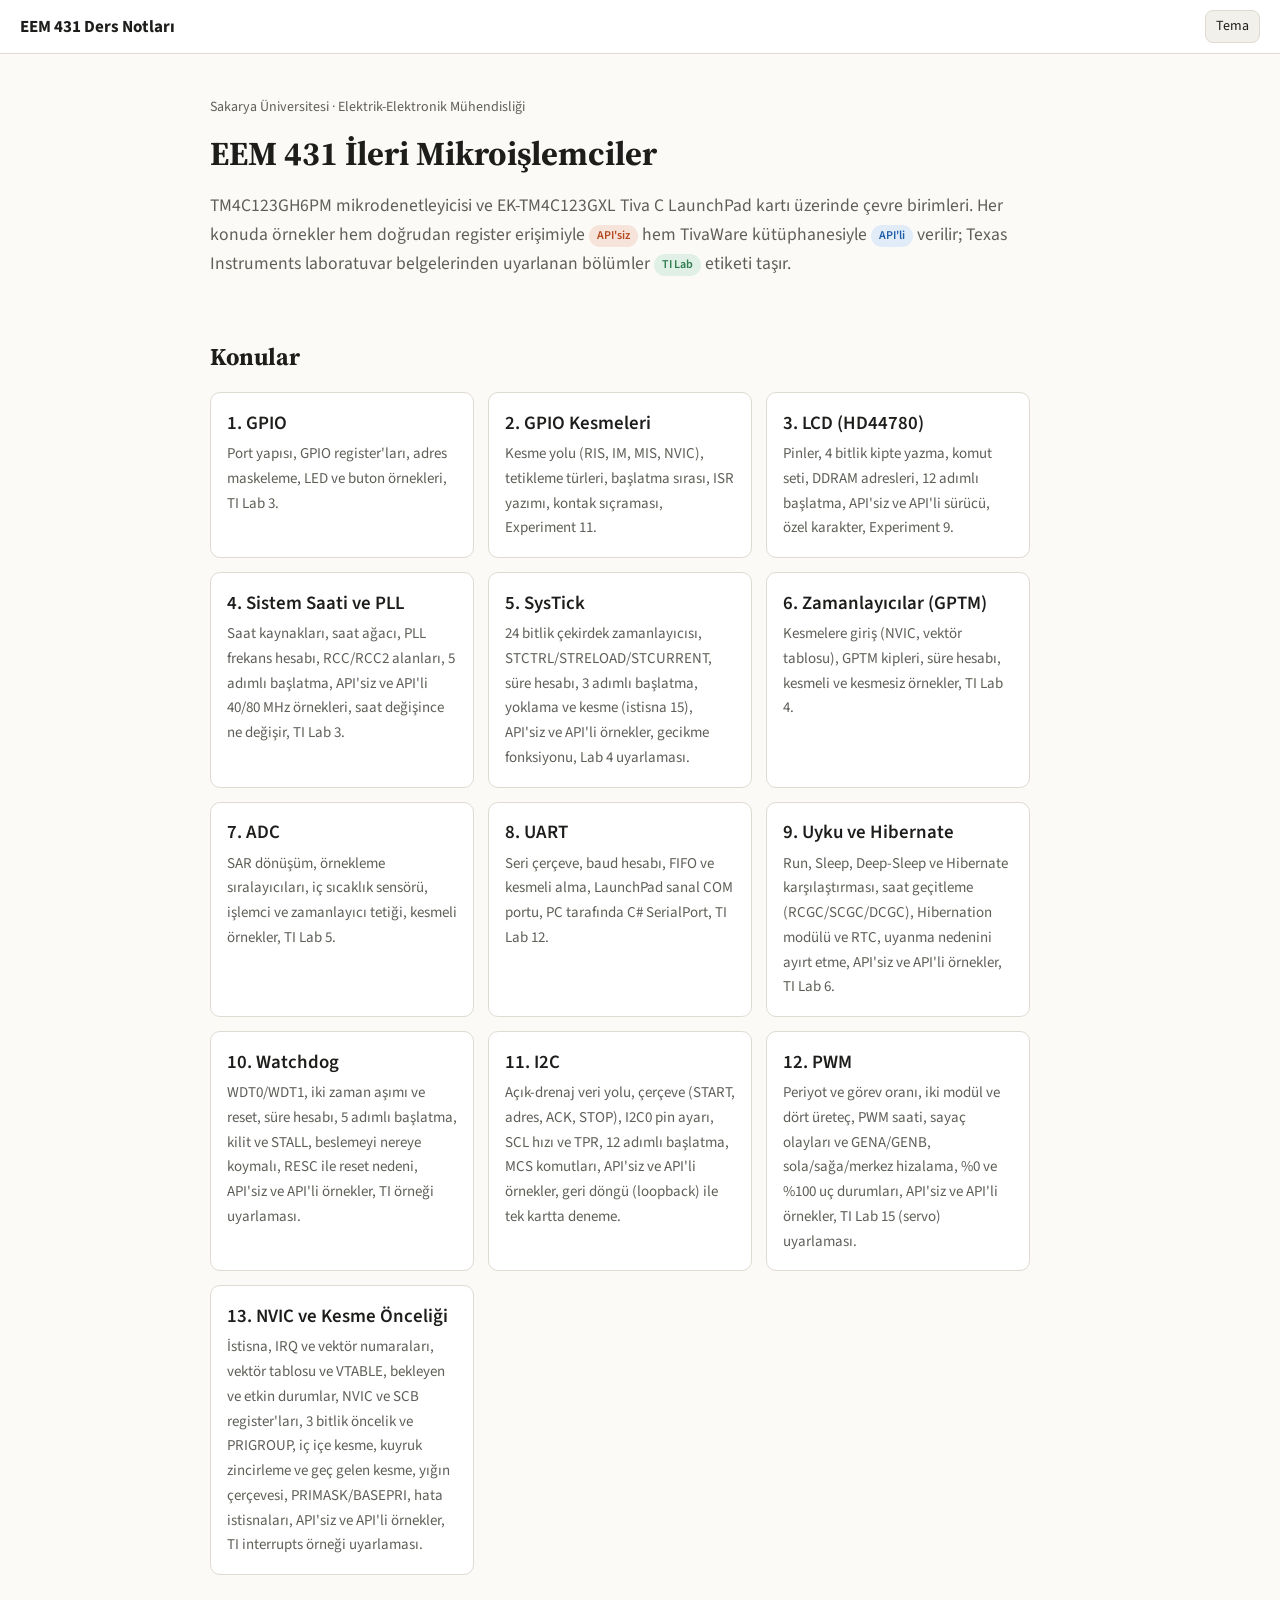
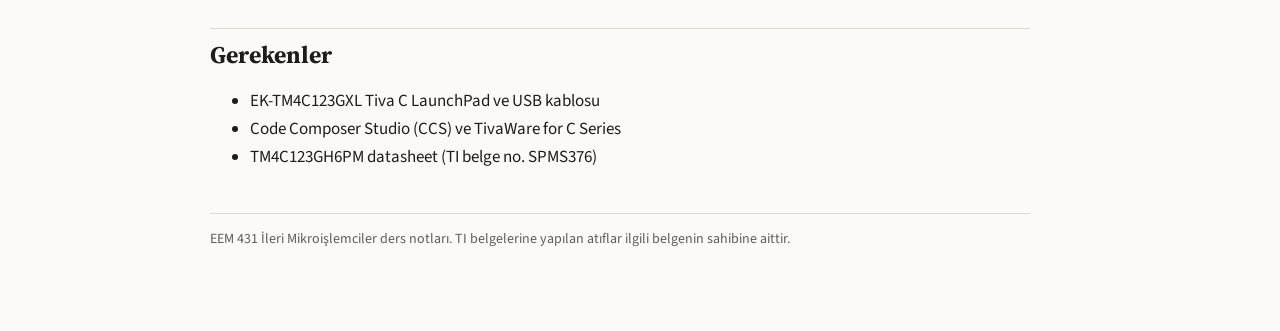
<file: index.html>
<!doctype html>
<html lang="tr">
<head>
<meta charset="utf-8">
<meta name="viewport" content="width=device-width,initial-scale=1">
<title>EEM 431 Ders Notları</title>
<meta name="description" content="EEM 431 İleri Mikroişlemciler — TM4C123GH6PM (Tiva C LaunchPad) ders notları: API'li ve API'siz örneklerle çevre birimleri.">
<link rel="preconnect" href="https://fonts.googleapis.com">
<link href="https://fonts.googleapis.com/css2?family=JetBrains+Mono:wght@400;600&family=Source+Sans+3:wght@400;600;700&family=Source+Serif+4:wght@700&display=swap" rel="stylesheet">
<link rel="stylesheet" href="assets/style.css">
<script src="assets/site.js" defer></script>
</head>
<body>
<header class="topbar"><a class="brand" href="./">EEM 431 Ders Notları</a><span class="spacer"></span><button class="theme-btn" type="button">Tema</button></header>
<div class="layout" style="grid-template-columns:minmax(0,1fr);max-width:900px">
<main>
  <p class="meta">Sakarya Üniversitesi · Elektrik-Elektronik Mühendisliği</p>
  <h1>EEM 431 İleri Mikroişlemciler</h1>
  <p class="lead">TM4C123GH6PM mikrodenetleyicisi ve EK-TM4C123GXL Tiva C LaunchPad kartı üzerinde çevre birimleri. Her konuda örnekler hem doğrudan register erişimiyle <span class="tag reg">API'siz</span> hem TivaWare kütüphanesiyle <span class="tag api">API'li</span> verilir; Texas Instruments laboratuvar belgelerinden uyarlanan bölümler <span class="tag ti">TI Lab</span> etiketi taşır.</p>

  <h2 style="border-top:0">Konular</h2>
  <div class="cards">
    <a class="card" href="gpio/"><h3>1. GPIO</h3><p>Port yapısı, GPIO register'ları, adres maskeleme, LED ve buton örnekleri, TI Lab 3.</p></a>
    <a class="card" href="gpio-kesme/"><h3>2. GPIO Kesmeleri</h3><p>Kesme yolu (RIS, IM, MIS, NVIC), tetikleme türleri, başlatma sırası, ISR yazımı, kontak sıçraması, Experiment 11.</p></a>
    <a class="card" href="lcd/"><h3>3. LCD (HD44780)</h3><p>Pinler, 4 bitlik kipte yazma, komut seti, DDRAM adresleri, 12 adımlı başlatma, API'siz ve API'li sürücü, özel karakter, Experiment 9.</p></a>
    <a class="card" href="saat-pll/"><h3>4. Sistem Saati ve PLL</h3><p>Saat kaynakları, saat ağacı, PLL frekans hesabı, RCC/RCC2 alanları, 5 adımlı başlatma, API'siz ve API'li 40/80 MHz örnekleri, saat değişince ne değişir, TI Lab 3.</p></a>
    <a class="card" href="systick/"><h3>5. SysTick</h3><p>24 bitlik çekirdek zamanlayıcısı, STCTRL/STRELOAD/STCURRENT, süre hesabı, 3 adımlı başlatma, yoklama ve kesme (istisna 15), API'siz ve API'li örnekler, gecikme fonksiyonu, Lab 4 uyarlaması.</p></a>
    <a class="card" href="timer/"><h3>6. Zamanlayıcılar (GPTM)</h3><p>Kesmelere giriş (NVIC, vektör tablosu), GPTM kipleri, süre hesabı, kesmeli ve kesmesiz örnekler, TI Lab 4.</p></a>
    <a class="card" href="adc/"><h3>7. ADC</h3><p>SAR dönüşüm, örnekleme sıralayıcıları, iç sıcaklık sensörü, işlemci ve zamanlayıcı tetiği, kesmeli örnekler, TI Lab 5.</p></a>
    <a class="card" href="uart/"><h3>8. UART</h3><p>Seri çerçeve, baud hesabı, FIFO ve kesmeli alma, LaunchPad sanal COM portu, PC tarafında C# SerialPort, TI Lab 12.</p></a>
    <a class="card" href="uyku-hibernate/"><h3>9. Uyku ve Hibernate</h3><p>Run, Sleep, Deep-Sleep ve Hibernate karşılaştırması, saat geçitleme (RCGC/SCGC/DCGC), Hibernation modülü ve RTC, uyanma nedenini ayırt etme, API'siz ve API'li örnekler, TI Lab 6.</p></a>
    <a class="card" href="watchdog/"><h3>10. Watchdog</h3><p>WDT0/WDT1, iki zaman aşımı ve reset, süre hesabı, 5 adımlı başlatma, kilit ve STALL, beslemeyi nereye koymalı, RESC ile reset nedeni, API'siz ve API'li örnekler, TI örneği uyarlaması.</p></a>
    <a class="card" href="i2c/"><h3>11. I2C</h3><p>Açık-drenaj veri yolu, çerçeve (START, adres, ACK, STOP), I2C0 pin ayarı, SCL hızı ve TPR, 12 adımlı başlatma, MCS komutları, API'siz ve API'li örnekler, geri döngü (loopback) ile tek kartta deneme.</p></a>
    <a class="card" href="pwm/"><h3>12. PWM</h3><p>Periyot ve görev oranı, iki modül ve dört üreteç, PWM saati, sayaç olayları ve GENA/GENB, sola/sağa/merkez hizalama, %0 ve %100 uç durumları, API'siz ve API'li örnekler, TI Lab 15 (servo) uyarlaması.</p></a>
    <a class="card" href="nvic/"><h3>13. NVIC ve Kesme Önceliği</h3><p>İstisna, IRQ ve vektör numaraları, vektör tablosu ve VTABLE, bekleyen ve etkin durumlar, NVIC ve SCB register'ları, 3 bitlik öncelik ve PRIGROUP, iç içe kesme, kuyruk zincirleme ve geç gelen kesme, yığın çerçevesi, PRIMASK/BASEPRI, hata istisnaları, API'siz ve API'li örnekler, TI interrupts örneği uyarlaması.</p></a>
  </div>

  <h2>Gerekenler</h2>
  <ul>
    <li>EK-TM4C123GXL Tiva C LaunchPad ve USB kablosu</li>
    <li>Code Composer Studio (CCS) ve TivaWare for C Series</li>
    <li>TM4C123GH6PM datasheet (TI belge no. SPMS376)</li>
  </ul>
  <footer>EEM 431 İleri Mikroişlemciler ders notları. TI belgelerine yapılan atıflar ilgili belgenin sahibine aittir.</footer>
</main>
</div>
</body>
</html>
</file>
<file: assets/style.css>
/* EEM 431 ders notları — ortak stil */
:root{
  --bg:#fbfaf7; --surface:#ffffff; --surface-2:#f2f0ea; --text:#1d1d1b; --muted:#5f5e58;
  --line:#dedbd2; --accent:#b4481f; --accent-soft:#f6e3d9; --link:#1f5fa8;
  --ok:#2f7d4f; --ok-soft:#e0f0e6; --warn:#9a6a00; --warn-soft:#fbf0d4; --info:#1f5fa8; --info-soft:#e1ecf8;
  --code-bg:#f5f3ee; --code-text:#2a2a28;
  --fig-stroke:#2b2b29; --fig-fill:#ffffff; --fig-fill-2:#efece4; --fig-accent:#b4481f; --fig-blue:#1f5fa8; --fig-green:#2f7d4f; --fig-muted:#76746c;
  --mono:"JetBrains Mono",ui-monospace,SFMono-Regular,Menlo,Consolas,monospace;
  --sans:"Source Sans 3",system-ui,-apple-system,"Segoe UI",Roboto,sans-serif;
  --serif:"Source Serif 4",Georgia,serif;
}
@media (prefers-color-scheme: dark){
  :root:not([data-theme="light"]){
    --bg:#161614; --surface:#1e1e1c; --surface-2:#262624; --text:#ecebe6; --muted:#a6a49c;
    --line:#3a3936; --accent:#e9875d; --accent-soft:#3b2a22; --link:#7fb2ec;
    --ok:#7cc79a; --ok-soft:#1f3328; --warn:#e3b65a; --warn-soft:#352c17; --info:#7fb2ec; --info-soft:#1d2a3a;
    --code-bg:#22221f; --code-text:#e4e2dc;
    --fig-stroke:#e4e2dc; --fig-fill:#1e1e1c; --fig-fill-2:#2c2b28; --fig-accent:#e9875d; --fig-blue:#7fb2ec; --fig-green:#7cc79a; --fig-muted:#a6a49c;
  }
}
:root[data-theme="dark"]{
  --bg:#161614; --surface:#1e1e1c; --surface-2:#262624; --text:#ecebe6; --muted:#a6a49c;
  --line:#3a3936; --accent:#e9875d; --accent-soft:#3b2a22; --link:#7fb2ec;
  --ok:#7cc79a; --ok-soft:#1f3328; --warn:#e3b65a; --warn-soft:#352c17; --info:#7fb2ec; --info-soft:#1d2a3a;
  --code-bg:#22221f; --code-text:#e4e2dc;
  --fig-stroke:#e4e2dc; --fig-fill:#1e1e1c; --fig-fill-2:#2c2b28; --fig-accent:#e9875d; --fig-blue:#7fb2ec; --fig-green:#7cc79a; --fig-muted:#a6a49c;
}
*{box-sizing:border-box}
html{scroll-behavior:smooth;scroll-padding-top:72px}
body{margin:0;font-variant-ligatures:no-common-ligatures;background:var(--bg);color:var(--text);font:17px/1.65 var(--sans);-webkit-text-size-adjust:100%}
a{color:var(--link)}
.topbar{position:sticky;top:0;z-index:10;display:flex;align-items:center;gap:12px;padding:10px 20px;background:var(--surface);border-bottom:1px solid var(--line)}
.topbar .brand{font-weight:700;text-decoration:none;color:var(--text);white-space:nowrap}
.topbar .crumb{color:var(--muted);font-size:15px;overflow:hidden;text-overflow:ellipsis;white-space:nowrap}
.topbar .spacer{flex:1}
.theme-btn{border:1px solid var(--line);background:var(--surface-2);color:var(--text);border-radius:8px;padding:4px 10px;font:inherit;font-size:14px;cursor:pointer}
.layout{display:grid;grid-template-columns:250px minmax(0,1fr);gap:40px;max-width:1180px;margin:0 auto;padding:28px 20px 80px}
.toc{position:sticky;top:76px;align-self:start;max-height:calc(100vh - 96px);overflow:auto;font-size:15px}
.toc h2{font-size:13px;text-transform:uppercase;letter-spacing:.06em;color:var(--muted);margin:0 0 8px}
.toc ol{list-style:none;margin:0;padding:0}
.toc li a{display:block;padding:4px 10px;border-left:2px solid var(--line);color:var(--muted);text-decoration:none}
.toc li a:hover,.toc li a.active{color:var(--accent);border-left-color:var(--accent)}
.toc li li a{padding-left:22px;font-size:14px}
main{min-width:0;max-width:820px}
h1{font:700 2.1rem/1.2 var(--serif);margin:.2em 0 .3em}
h2{font:700 1.5rem/1.3 var(--serif);margin:2.2em 0 .6em;padding-top:.4em;border-top:1px solid var(--line)}
h3{font:600 1.18rem/1.35 var(--sans);margin:1.8em 0 .5em}
h4{font:600 1rem/1.4 var(--sans);margin:1.4em 0 .4em;color:var(--muted)}
.lead{font-size:1.1rem;color:var(--muted)}
.meta{color:var(--muted);font-size:14px}
code{font:0.88em var(--mono);font-variant-ligatures:none;background:var(--code-bg);padding:.1em .35em;border-radius:4px;overflow-wrap:anywhere}
pre{font-variant-ligatures:none;background:var(--code-bg);color:var(--code-text);border:1px solid var(--line);border-radius:10px;padding:14px 16px;overflow:auto;font:14px/1.55 var(--mono);margin:.8em 0 1.2em}
pre code{background:none;padding:0;font-size:inherit;overflow-wrap:normal}
/* highlight.js renkleri — tema değişkenlerine bağlı (ayrı hljs teması yüklenmez) */
:root{--hl-kw:#a1349a;--hl-type:#1f5fa8;--hl-str:#2f7d4f;--hl-num:#b4481f;--hl-com:#7a786f;--hl-meta:#8a5a00;--hl-fn:#5b3fb0}
@media (prefers-color-scheme: dark){:root:not([data-theme="light"]){--hl-kw:#e08bd8;--hl-type:#7fb2ec;--hl-str:#8fd1a6;--hl-num:#f0a07a;--hl-com:#8f8d85;--hl-meta:#e3b65a;--hl-fn:#b9a4f5}}
:root[data-theme="dark"]{--hl-kw:#e08bd8;--hl-type:#7fb2ec;--hl-str:#8fd1a6;--hl-num:#f0a07a;--hl-com:#8f8d85;--hl-meta:#e3b65a;--hl-fn:#b9a4f5}
.hljs{background:none;color:var(--code-text)}
.hljs-keyword,.hljs-built_in,.hljs-literal{color:var(--hl-kw)}
.hljs-type{color:var(--hl-type)}
.hljs-string{color:var(--hl-str)}
.hljs-number{color:var(--hl-num)}
.hljs-comment{color:var(--hl-com);font-style:italic}
.hljs-meta,.hljs-meta .hljs-keyword{color:var(--hl-meta)}
.hljs-meta .hljs-string{color:var(--hl-str)}
.hljs-title,.hljs-title.function_{color:var(--hl-fn)}
.code-head{display:flex;justify-content:space-between;align-items:center;gap:8px;margin:1.2em 0 -.6em;font-size:13px;color:var(--muted)}
.code-head .file{font-family:var(--mono);min-width:0;overflow-wrap:anywhere}
.tag{display:inline-block;font-size:12px;font-weight:600;padding:1px 8px;border-radius:999px;vertical-align:middle}
.tag.reg{background:var(--accent-soft);color:var(--accent)}
.tag.api{background:var(--info-soft);color:var(--info)}
.tag.ti{background:var(--ok-soft);color:var(--ok)}
.box{border:1px solid var(--line);border-left:4px solid var(--info);background:var(--info-soft);border-radius:8px;padding:12px 16px;margin:1.2em 0}
.box>:first-child{margin-top:0}.box>:last-child{margin-bottom:0}
.box.goal{border-left-color:var(--accent);background:var(--accent-soft)}
.box.warn{border-left-color:var(--warn);background:var(--warn-soft)}
.box.ok{border-left-color:var(--ok);background:var(--ok-soft)}
.box .box-title{font-weight:700;display:block;margin-bottom:4px}
table{border-collapse:collapse;width:100%;margin:1em 0 1.4em;font-size:15px;display:block;overflow-x:auto}
th,td{border:1px solid var(--line);padding:6px 10px;text-align:left;vertical-align:top}
th{background:var(--surface-2)}
figure{margin:1.6em 0;background:var(--surface);border:1px solid var(--line);border-radius:10px;padding:14px}
figure svg,figure img{display:block;width:100%;height:auto;max-width:100%}
figure svg text{font-variant-ligatures:none}
.fig-scroll-hint{display:none;font-size:13px;color:var(--muted);margin:0 0 6px}
figcaption{font-size:14px;color:var(--muted);margin-top:8px}
.compare{display:grid;grid-template-columns:1fr 1fr;gap:16px}
.compare>div{min-width:0}
.cards{display:grid;grid-template-columns:repeat(auto-fill,minmax(240px,1fr));gap:14px;margin:1.2em 0}
.card{display:block;background:var(--surface);border:1px solid var(--line);border-radius:10px;padding:16px;text-decoration:none;color:var(--text)}
.card:hover{border-color:var(--accent)}
.card.soon{opacity:.55;pointer-events:none}
.card h3{margin:.1em 0 .3em}
.card p{margin:0;color:var(--muted);font-size:15px}
footer{border-top:1px solid var(--line);margin-top:3em;padding-top:1em;color:var(--muted);font-size:14px}
@media (max-width:900px){
  .layout{grid-template-columns:minmax(0,1fr);gap:0;padding:20px 16px 60px}
  .toc{position:static;max-height:none;border:1px solid var(--line);border-radius:10px;padding:12px;margin-bottom:20px;background:var(--surface)}
  .compare{grid-template-columns:minmax(0,1fr)}
  h1{font-size:1.7rem}
  .topbar{padding:10px 16px}
  .topbar .crumb{display:none}
}
@media (max-width:600px){
  figure{overflow-x:auto}
  figure svg,figure img.fig{min-width:620px}
  figure figcaption{position:sticky;left:0;max-width:calc(100vw - 62px)}
}
@media print{.topbar,.toc{display:none}.layout{display:block}pre{white-space:pre-wrap}}
</file>
